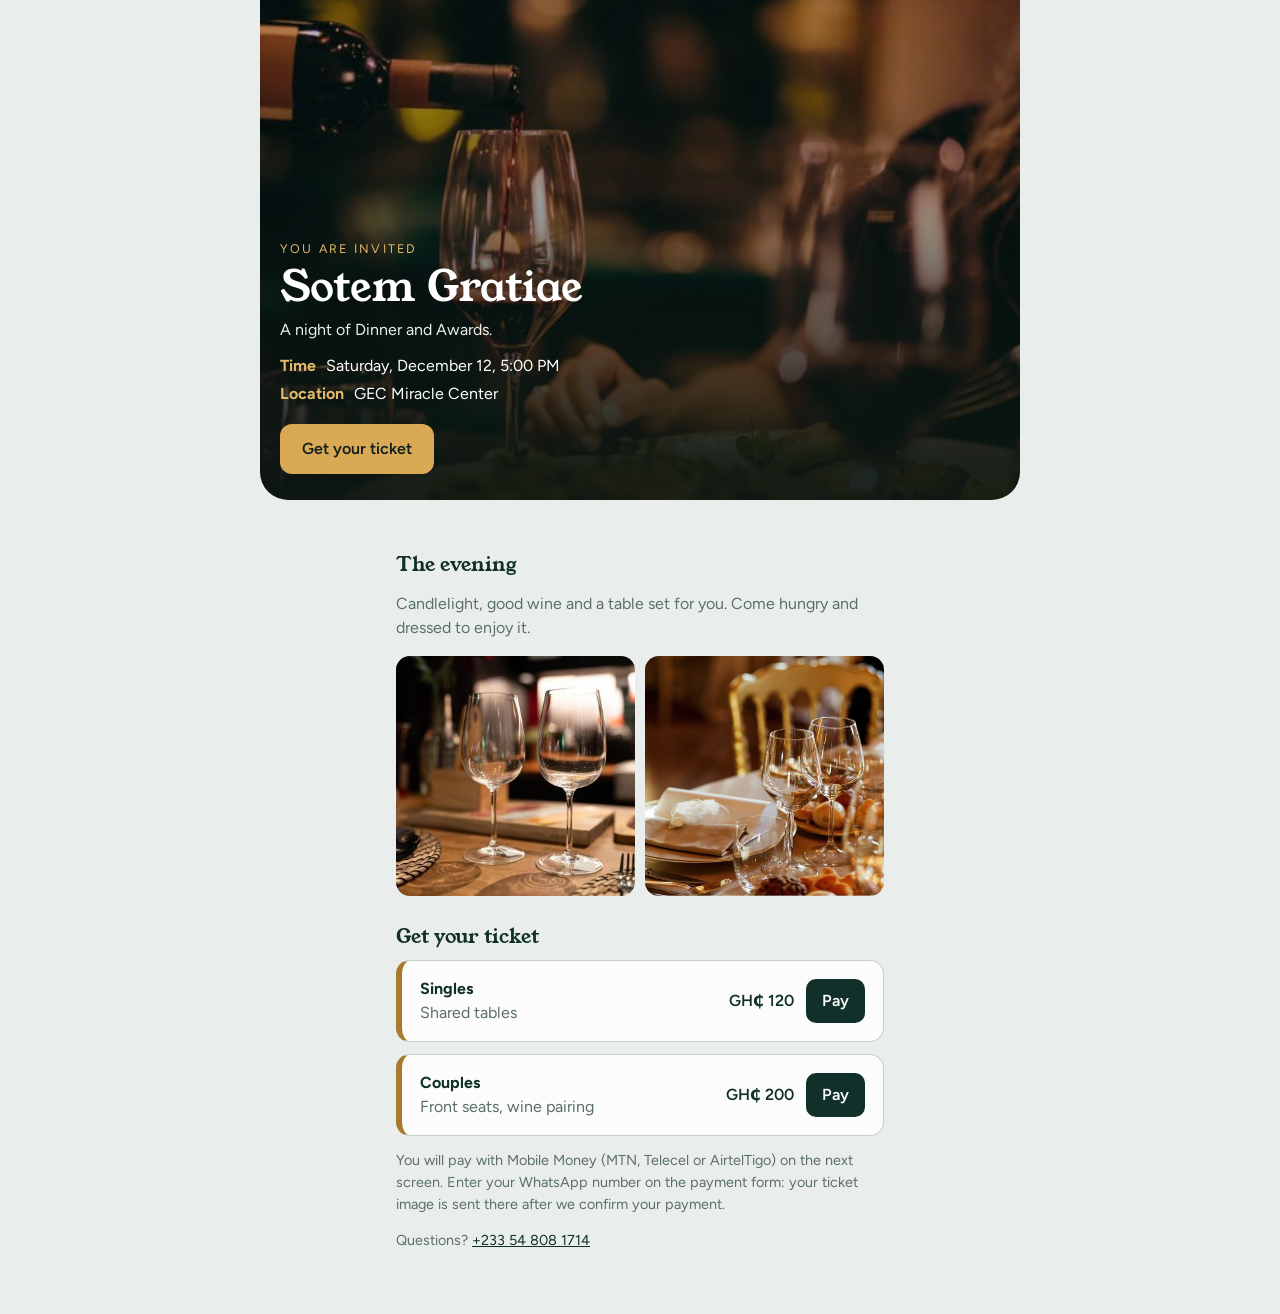
<file: index.html>
<!DOCTYPE html>
<html lang="en">
<head>
<meta charset="utf-8">
<meta name="viewport" content="width=device-width, initial-scale=1">
<title>Dinner Night Tickets</title>
<link rel="stylesheet" href="https://fonts.googleapis.com/css2?family=Young+Serif&family=Figtree:wght@400;600&display=swap">
<link rel="stylesheet" href="style.css">
</head>
<body>
<header class="hero" role="img" aria-label="Red wine being poured into a glass at a candlelit dinner table">
  <div class="hero-in">
    <p class="eyebrow">You are invited</p>
    <h1 id="name"></h1>
    <p id="tagline"></p>
    <div class="facts"><div><b>Time</b> <span id="date"></span></div><div><b>Location</b> <span id="venue"></span></div></div>
    <a class="cta" href="#tickets-sec">Get your ticket</a>
  </div>
</header>
<main>
  <section class="story">
    <h2>The evening</h2>
    <p class="mute">Candlelight, good wine and a table set for you. Come hungry and dressed to enjoy it.</p>
    <div class="duo">
      <img src="images/glasses.jpg" alt="Two empty wine glasses on a wooden table, set for dinner" loading="lazy">
      <img src="images/table.jpg" alt="Elegant table setting with gold chairs, napkins and bread" loading="lazy">
    </div>
  </section>
  <section id="tickets-sec">
    <h2>Get your ticket</h2>
    <div id="tickets"></div>
    <p class="mute small">You will pay with Mobile Money (MTN, Telecel or AirtelTigo) on the next screen. Enter your WhatsApp number on the payment form: your ticket image is sent there after we confirm your payment.</p>
    <p class="mute small">Questions? <a id="contact" href="#"></a></p>
  </section>
</main>
<script src="config.js"></script>
<script src="script.js"></script>
</body>
</html>
</file>
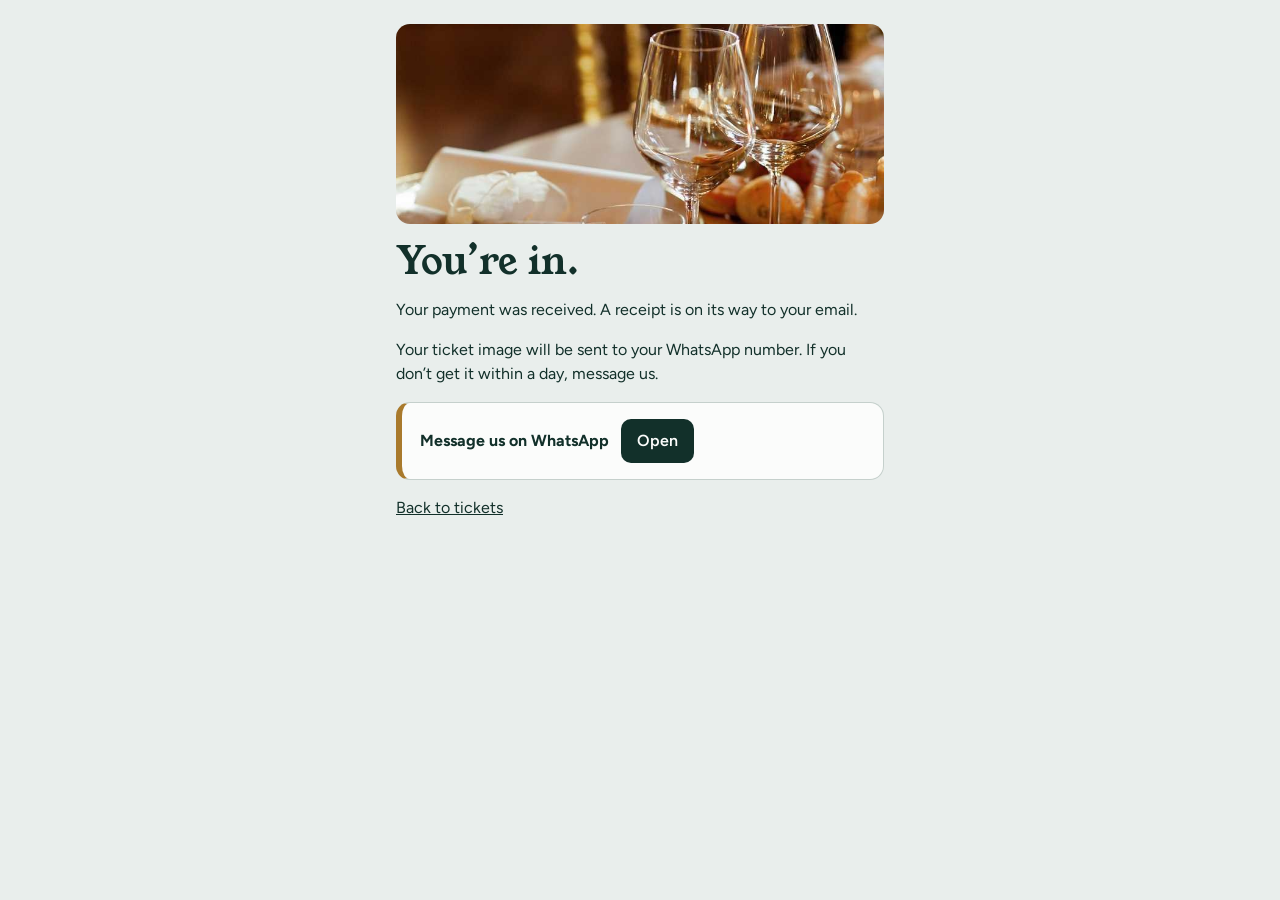
<file: success.html>
<!DOCTYPE html>
<html lang="en"><head><meta charset="utf-8"><meta name="viewport" content="width=device-width, initial-scale=1">
<title>Payment received</title>
<link rel="stylesheet" href="https://fonts.googleapis.com/css2?family=Young+Serif&family=Figtree:wght@400;600&display=swap">
<link rel="stylesheet" href="style.css"></head>
<body><main>
  <img class="banner" src="images/table.jpg" alt="Elegant dinner table setting">
  <h1>You’re in.</h1>
  <p>Your payment was received. A receipt is on its way to your email.</p>
  <p>Your ticket image will be sent to your WhatsApp number. If you don’t get it within a day, message us.</p>
  <p><a class="ticket tier" id="wa" href="#"><span><b>Message us on WhatsApp</b></span><span class="buy">Open</span></a></p>
  <p><a href="index.html">Back to tickets</a></p>
</main>
<script src="config.js"></script>
<script>
  const E = window.EVENT;
  document.getElementById("wa").href = "https://wa.me/" + E.whatsapp + "?text=" + encodeURIComponent("Hi, I just paid for the " + E.name + ". Please send my ticket.");
</script>

</body></html>
</file>
<file: style.css>
:root{--bg:#e9eeec;--surface:#fbfcfb;--ink:#12302a;--mute:#5b6f69;--brass:#a97a2c;--line:#c5d0cc;--btn:#12302a;--btnt:#fbfcfb}
@media (prefers-color-scheme:dark){:root{--bg:#0f1f1b;--surface:#183029;--ink:#eef3f1;--mute:#9db3ac;--brass:#d9a955;--line:#2c4a41;--btn:#d9a955;--btnt:#10201b}}
*{box-sizing:border-box}
body{margin:0;background:var(--bg);color:var(--ink);font:16px/1.5 Figtree,system-ui,sans-serif}
main{max-width:520px;margin:0 auto;padding:24px 16px 48px}
h1{font:400 2.4rem/1.1 "Young Serif",Georgia,serif;margin:12px 0 8px}
h2{font:400 1.25rem/1.2 "Young Serif",Georgia,serif;margin:28px 0 12px}
a{color:var(--ink)}.mute{color:var(--mute)}.small{font-size:.9rem}
.facts{display:grid;gap:4px;margin:14px 0}
.ticket{display:flex;gap:12px;align-items:center;background:var(--surface);border:1px solid var(--line);border-left:6px solid var(--brass);border-radius:14px;padding:16px 18px;margin:12px 0;text-decoration:none;color:var(--ink)}
.ticket b{display:block}.price{margin-left:auto;font-weight:600}
.buy{background:var(--btn);color:var(--btnt);padding:10px 16px;border-radius:10px;font-weight:600}
.off{opacity:.6}
:focus-visible{outline:3px solid var(--brass);outline-offset:2px}

/* main */
.hero{position:relative;max-width:760px;margin:0 auto;min-height:420px;display:flex;align-items:flex-end;color:#fff;
 background:linear-gradient(to top,rgba(10,22,18,.92) 8%,rgba(10,22,18,.45) 55%,rgba(10,22,18,.25)),url("images/pour.jpg") center 30%/cover no-repeat;
 border-radius:0 0 22px 22px}
.hero-in{padding:28px 20px 26px;width:100%}
.hero h1{color:#fff;font-size:2.6rem;margin:6px 0 8px}
.hero p{margin:0 0 6px;color:#e8efec}
.eyebrow{letter-spacing:.18em;text-transform:uppercase;font-size:.78rem;color:#e2b869!important}
.hero .facts{margin:12px 0 18px;color:#fff}
.hero .facts b{color:#e2b869;margin-right:6px}
.cta{display:inline-block;background:#d9a955;color:#10201b;font-weight:600;text-decoration:none;padding:13px 22px;border-radius:12px}
.story{margin-top:8px}
.duo{display:grid;grid-template-columns:1fr 1fr;gap:10px;margin-top:14px}
.duo img{width:100%;height:190px;object-fit:cover;border-radius:14px;display:block}
@media (min-width:600px){.hero{min-height:500px;border-radius:0 0 28px 28px}.duo img{height:240px}}
html{scroll-behavior:smooth}
.banner{width:100%;height:200px;object-fit:cover;border-radius:14px;display:block;margin:0 0 16px}
</file>
